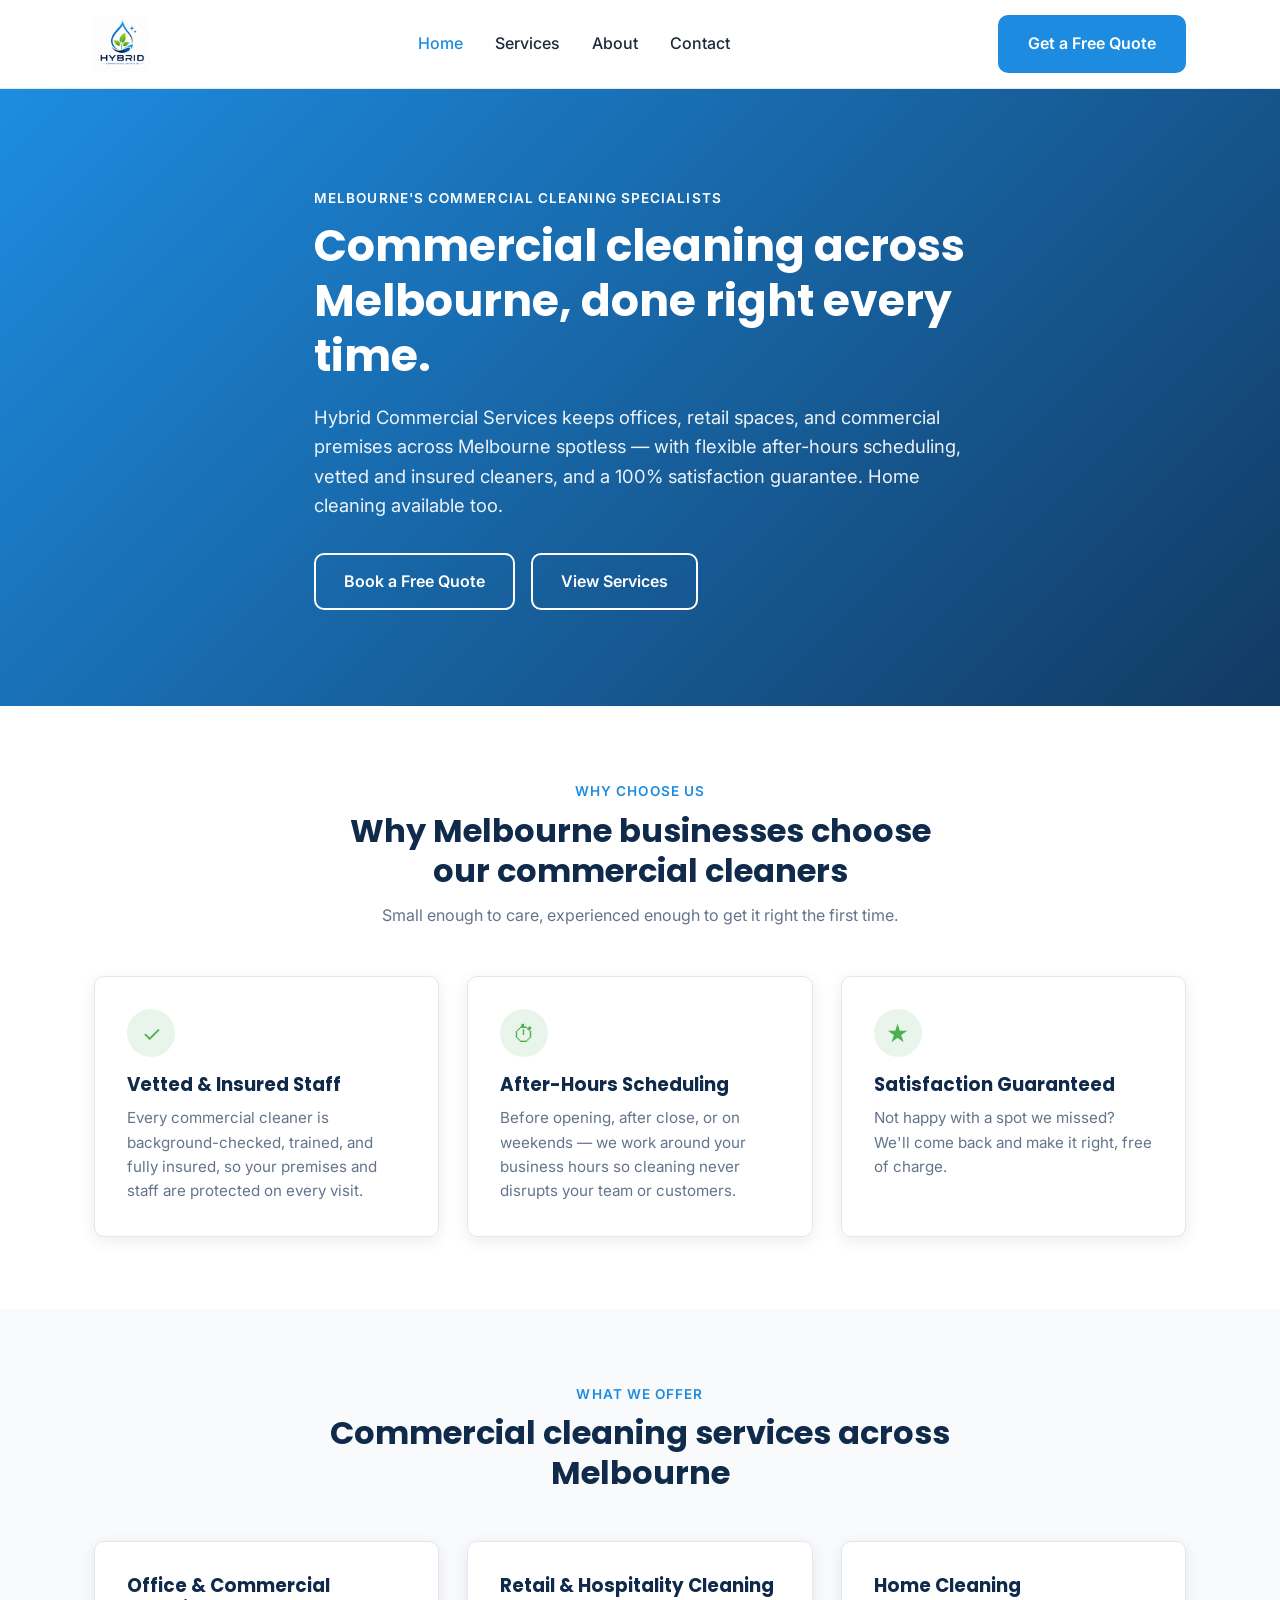
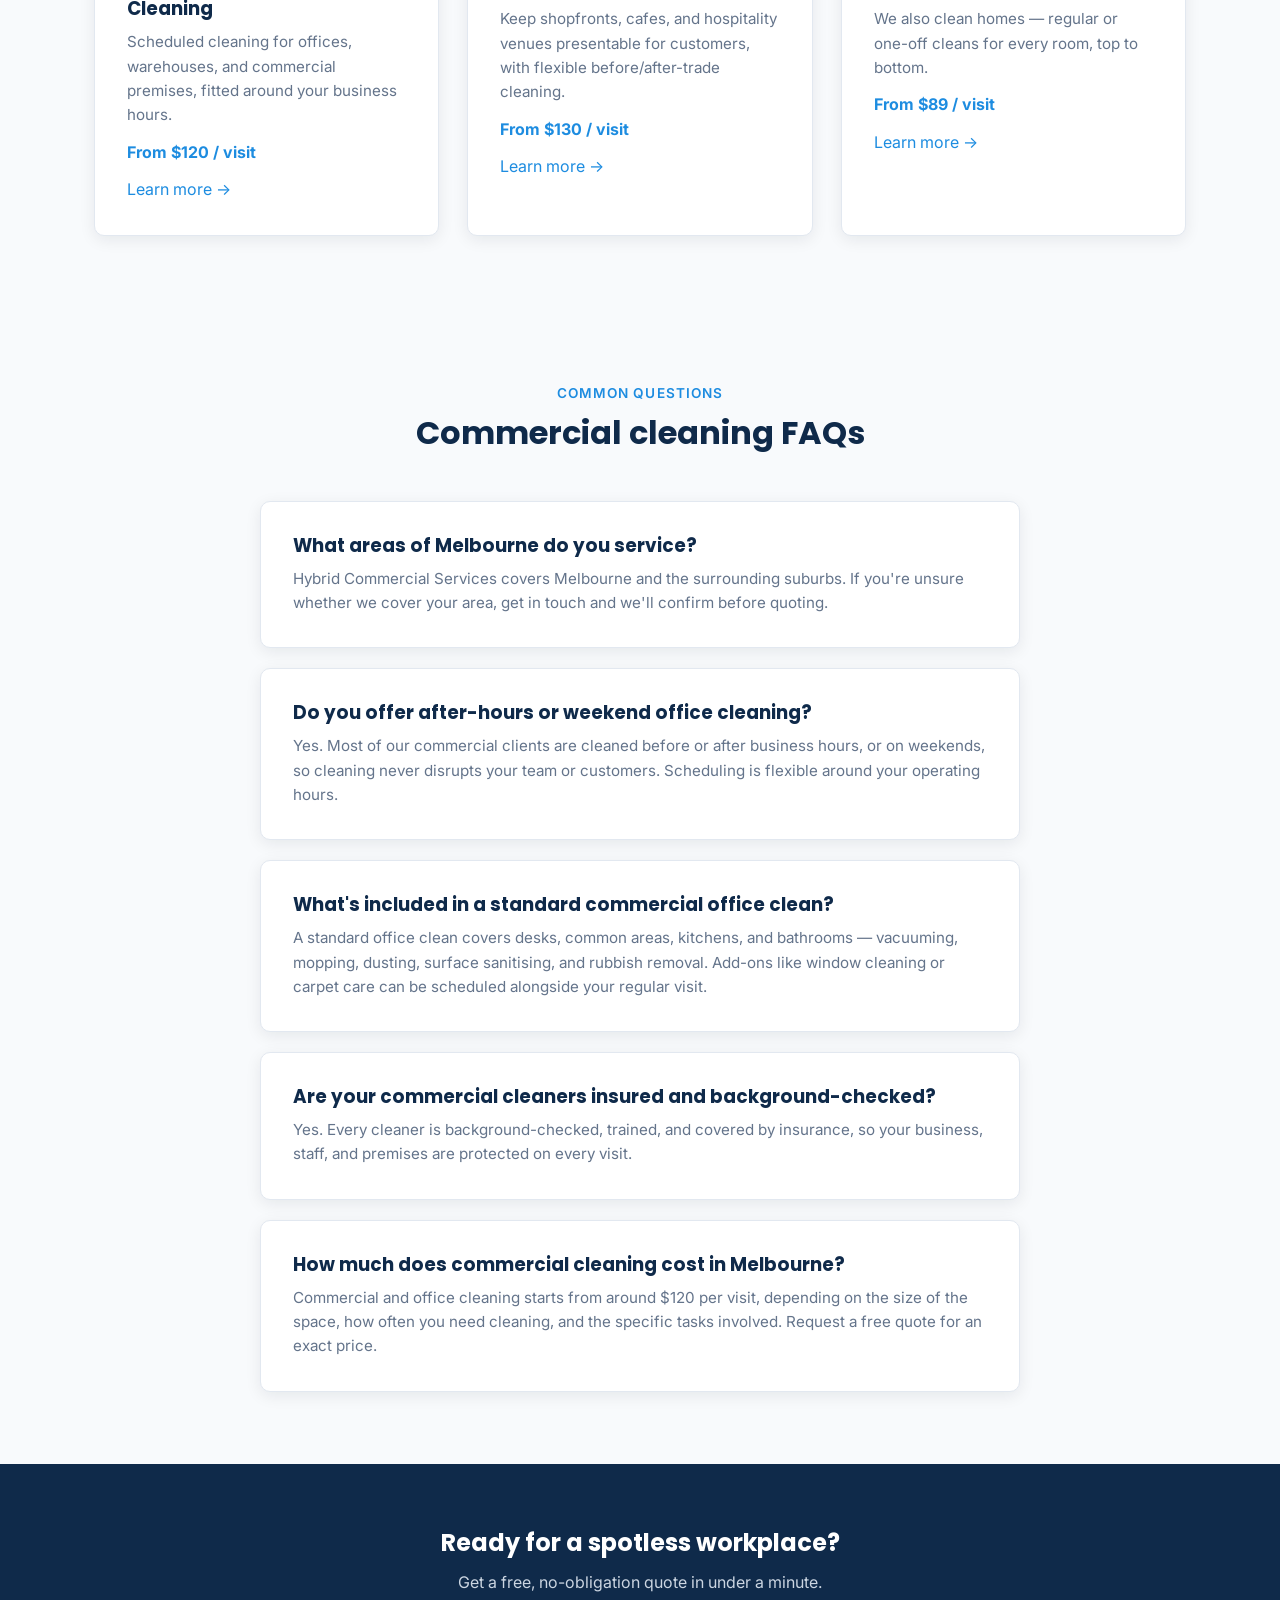
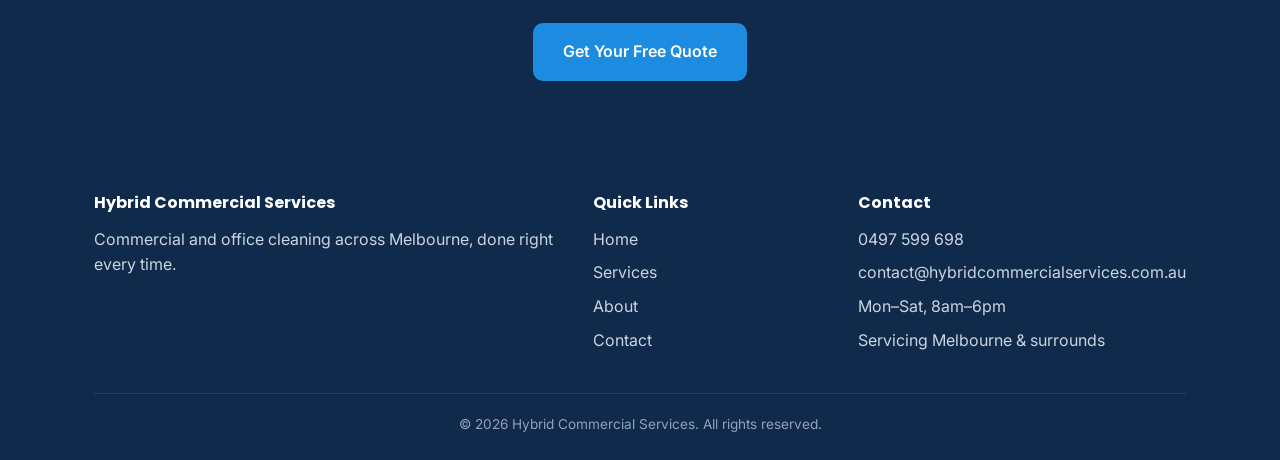
<file: index.html>
<!DOCTYPE html>
<html lang="en-AU">
<head>
  <meta charset="UTF-8">
  <meta name="viewport" content="width=device-width, initial-scale=1.0">
  <title>Commercial Cleaning Melbourne | Hybrid Commercial Services</title>
  <meta name="description" content="Hybrid Commercial Services provides reliable commercial and office cleaning across Melbourne, with after-hours scheduling, vetted insured staff, and a satisfaction guarantee. Get a free quote.">
  <link rel="canonical" href="https://www.hybridcommercialservices.com.au/">
  <meta name="robots" content="index, follow">
  <meta name="google-site-verification" content="xTohPRpaSrsT8VLvt8C4Q9O7U4UwvduvvUL7WL-zF5E" />

  <!-- Open Graph -->
  <meta property="og:type" content="website">
  <meta property="og:site_name" content="Hybrid Commercial Services">
  <meta property="og:title" content="Commercial Cleaning Melbourne | Hybrid Commercial Services">
  <meta property="og:description" content="Reliable commercial and office cleaning across Melbourne. After-hours scheduling, vetted insured staff, satisfaction guaranteed.">
  <meta property="og:url" content="https://www.hybridcommercialservices.com.au/">
  <meta property="og:image" content="https://www.hybridcommercialservices.com.au/logo.jpg">
  <meta property="og:locale" content="en_AU">

  <!-- Twitter Card -->
  <meta name="twitter:card" content="summary_large_image">
  <meta name="twitter:title" content="Commercial Cleaning Melbourne | Hybrid Commercial Services">
  <meta name="twitter:description" content="Reliable commercial and office cleaning across Melbourne. After-hours scheduling, vetted insured staff, satisfaction guaranteed.">
  <meta name="twitter:image" content="https://www.hybridcommercialservices.com.au/logo.jpg">

  <link rel="icon" type="image/png" sizes="144x144" href="favicon.png">
  <link rel="preconnect" href="https://fonts.googleapis.com">
  <link href="https://fonts.googleapis.com/css2?family=Inter:wght@400;500;600;700&family=Poppins:wght@600;700&display=swap" rel="stylesheet">
  <link rel="stylesheet" href="style.css">

  <!-- Structured data: LocalBusiness, WebSite, FAQPage -->
  <script type="application/ld+json">
  {
    "@context": "https://schema.org",
    "@graph": [
      {
        "@type": "LocalBusiness",
        "@id": "https://www.hybridcommercialservices.com.au/#business",
        "name": "Hybrid Commercial Services",
        "url": "https://www.hybridcommercialservices.com.au/",
        "image": "https://www.hybridcommercialservices.com.au/logo.jpg",
        "logo": "https://www.hybridcommercialservices.com.au/logo.jpg",
        "telephone": "+61497599698",
        "priceRange": "$$",
        "areaServed": {
          "@type": "City",
          "name": "Melbourne"
        },
        "address": {
          "@type": "PostalAddress",
          "addressLocality": "Melbourne",
          "addressRegion": "VIC",
          "addressCountry": "AU"
        },
        "openingHoursSpecification": {
          "@type": "OpeningHoursSpecification",
          "dayOfWeek": ["Monday", "Tuesday", "Wednesday", "Thursday", "Friday", "Saturday"],
          "opens": "08:00",
          "closes": "18:00"
        },
        "description": "Commercial and office cleaning company servicing Melbourne businesses, including recurring cleaning plans, deep cleans, and move-in/move-out cleaning."
      },
      {
        "@type": "WebSite",
        "@id": "https://www.hybridcommercialservices.com.au/#website",
        "url": "https://www.hybridcommercialservices.com.au/",
        "name": "Hybrid Commercial Services",
        "publisher": { "@id": "https://www.hybridcommercialservices.com.au/#business" }
      },
      {
        "@type": "FAQPage",
        "mainEntity": [
          {
            "@type": "Question",
            "name": "What areas of Melbourne do you service?",
            "acceptedAnswer": {
              "@type": "Answer",
              "text": "Hybrid Commercial Services covers Melbourne and the surrounding suburbs. If you're unsure whether we cover your area, get in touch and we'll confirm before quoting."
            }
          },
          {
            "@type": "Question",
            "name": "Do you offer after-hours or weekend office cleaning?",
            "acceptedAnswer": {
              "@type": "Answer",
              "text": "Yes. Most of our commercial clients are cleaned before or after business hours, or on weekends, so cleaning never disrupts your team or customers. Scheduling is flexible around your operating hours."
            }
          },
          {
            "@type": "Question",
            "name": "What's included in a standard commercial office clean?",
            "acceptedAnswer": {
              "@type": "Answer",
              "text": "A standard office clean covers desks, common areas, kitchens, and bathrooms — vacuuming, mopping, dusting, surface sanitising, and rubbish removal. Add-ons like window cleaning or carpet care can be scheduled alongside your regular visit."
            }
          },
          {
            "@type": "Question",
            "name": "Are your commercial cleaners insured and background-checked?",
            "acceptedAnswer": {
              "@type": "Answer",
              "text": "Yes. Every cleaner is background-checked, trained, and covered by insurance, so your business, staff, and premises are protected on every visit."
            }
          },
          {
            "@type": "Question",
            "name": "How much does commercial cleaning cost in Melbourne?",
            "acceptedAnswer": {
              "@type": "Answer",
              "text": "Commercial and office cleaning starts from around $120 per visit, depending on the size of the space, how often you need cleaning, and the specific tasks involved. Request a free quote for an exact price."
            }
          }
        ]
      }
    ]
  }
  </script>
</head>
<body>

  <!-- ============ HEADER ============ -->
  <header class="site-header">
    <div class="container nav-wrap">
      <a href="index.html" class="logo"><img src="logo.jpg" alt="Hybrid Commercial Services" class="logo-img"></a>
      <nav>
        <ul class="nav-links">
          <li><a href="index.html" class="active">Home</a></li>
          <li><a href="services.html">Services</a></li>
          <li><a href="about.html">About</a></li>
          <li><a href="contact.html">Contact</a></li>
        </ul>
      </nav>
      <div class="nav-cta">
        <a href="contact.html" class="btn btn-primary">Get a Free Quote</a>
      </div>
      <button class="hamburger" aria-label="Toggle menu">
        <span></span><span></span><span></span>
      </button>
    </div>
  </header>

  <!-- ============ HERO ============ -->
  <section class="hero">
    <div class="container hero-inner">
      <div class="eyebrow" style="color:#fff;">Melbourne's commercial cleaning specialists</div>
      <h1>Commercial cleaning across Melbourne, done right every time.</h1>
      <p>Hybrid Commercial Services keeps offices, retail spaces, and commercial premises across Melbourne spotless — with flexible after-hours scheduling, vetted and insured cleaners, and a 100% satisfaction guarantee. Home cleaning available too.</p>
      <div class="hero-actions">
        <a href="contact.html" class="btn btn-outline">Book a Free Quote</a>
        <a href="services.html" class="btn btn-outline">View Services</a>
      </div>
    </div>
  </section>

  <!-- ============ WHY CHOOSE US ============ -->
  <section>
    <div class="container">
      <div class="section-heading">
        <div class="eyebrow">Why choose us</div>
        <h2>Why Melbourne businesses choose our commercial cleaners</h2>
        <p>Small enough to care, experienced enough to get it right the first time.</p>
      </div>
      <div class="grid-3">
        <div class="card">
          <div class="icon">✓</div>
          <h3>Vetted & Insured Staff</h3>
          <p>Every commercial cleaner is background-checked, trained, and fully insured, so your premises and staff are protected on every visit.</p>
        </div>
        <div class="card">
          <div class="icon">⏱</div>
          <h3>After-Hours Scheduling</h3>
          <p>Before opening, after close, or on weekends — we work around your business hours so cleaning never disrupts your team or customers.</p>
        </div>
        <div class="card">
          <div class="icon">★</div>
          <h3>Satisfaction Guaranteed</h3>
          <p>Not happy with a spot we missed? We'll come back and make it right, free of charge.</p>
        </div>
      </div>
    </div>
  </section>

  <!-- ============ SERVICES PREVIEW ============ -->
  <section class="section-alt">
    <div class="container">
      <div class="section-heading">
        <div class="eyebrow">What we offer</div>
        <h2>Commercial cleaning services across Melbourne</h2>
      </div>
      <div class="grid-3">
        <div class="card">
          <h3>Office & Commercial Cleaning</h3>
          <p>Scheduled cleaning for offices, warehouses, and commercial premises, fitted around your business hours.</p>
          <div class="price">From $120 / visit</div>
          <a href="services.html">Learn more →</a>
        </div>
        <div class="card">
          <h3>Retail & Hospitality Cleaning</h3>
          <p>Keep shopfronts, cafes, and hospitality venues presentable for customers, with flexible before/after-trade cleaning.</p>
          <div class="price">From $130 / visit</div>
          <a href="services.html">Learn more →</a>
        </div>
        <div class="card">
          <h3>Home Cleaning</h3>
          <p>We also clean homes — regular or one-off cleans for every room, top to bottom.</p>
          <div class="price">From $89 / visit</div>
          <a href="services.html">Learn more →</a>
        </div>
      </div>
    </div>
  </section>

  <!-- ============ FAQ ============ -->
  <section class="section-alt">
    <div class="container">
      <div class="section-heading">
        <div class="eyebrow">Common questions</div>
        <h2>Commercial cleaning FAQs</h2>
      </div>
      <div style="max-width:760px; margin:0 auto;">
        <div class="card" style="margin-bottom:20px;">
          <h3>What areas of Melbourne do you service?</h3>
          <p>Hybrid Commercial Services covers Melbourne and the surrounding suburbs. If you're unsure whether we cover your area, get in touch and we'll confirm before quoting.</p>
        </div>
        <div class="card" style="margin-bottom:20px;">
          <h3>Do you offer after-hours or weekend office cleaning?</h3>
          <p>Yes. Most of our commercial clients are cleaned before or after business hours, or on weekends, so cleaning never disrupts your team or customers. Scheduling is flexible around your operating hours.</p>
        </div>
        <div class="card" style="margin-bottom:20px;">
          <h3>What's included in a standard commercial office clean?</h3>
          <p>A standard office clean covers desks, common areas, kitchens, and bathrooms — vacuuming, mopping, dusting, surface sanitising, and rubbish removal. Add-ons like window cleaning or carpet care can be scheduled alongside your regular visit.</p>
        </div>
        <div class="card" style="margin-bottom:20px;">
          <h3>Are your commercial cleaners insured and background-checked?</h3>
          <p>Yes. Every cleaner is background-checked, trained, and covered by insurance, so your business, staff, and premises are protected on every visit.</p>
        </div>
        <div class="card">
          <h3>How much does commercial cleaning cost in Melbourne?</h3>
          <p>Commercial and office cleaning starts from around $120 per visit, depending on the size of the space, how often you need cleaning, and the specific tasks involved. Request a free quote for an exact price.</p>
        </div>
      </div>
    </div>
  </section>

  <!-- ============ CTA BAND ============ -->
  <section class="cta-band">
    <div class="container">
      <h2>Ready for a spotless workplace?</h2>
      <p>Get a free, no-obligation quote in under a minute.</p>
      <a href="contact.html" class="btn btn-primary">Get Your Free Quote</a>
    </div>
  </section>

  <!-- ============ FOOTER ============ -->
  <footer>
    <div class="container">
      <div class="footer-grid">
        <div>
          <h4>Hybrid Commercial Services</h4>
          <p>Commercial and office cleaning across Melbourne, done right every time.</p>
        </div>
        <div>
          <h4>Quick Links</h4>
          <ul>
            <li><a href="index.html">Home</a></li>
            <li><a href="services.html">Services</a></li>
            <li><a href="about.html">About</a></li>
            <li><a href="contact.html">Contact</a></li>
          </ul>
        </div>
        <div>
          <h4>Contact</h4>
          <ul>
            <li>0497 599 698</li>
            <li>contact@hybridcommercialservices.com.au</li>
            <li>Mon–Sat, 8am–6pm</li>
            <li>Servicing Melbourne & surrounds</li>
          </ul>
        </div>
      </div>
      <div class="footer-bottom">
        &copy; 2026 Hybrid Commercial Services. All rights reserved.
      </div>
    </div>
  </footer>

  <script src="script.js"></script>
</body>
</html>
</file>
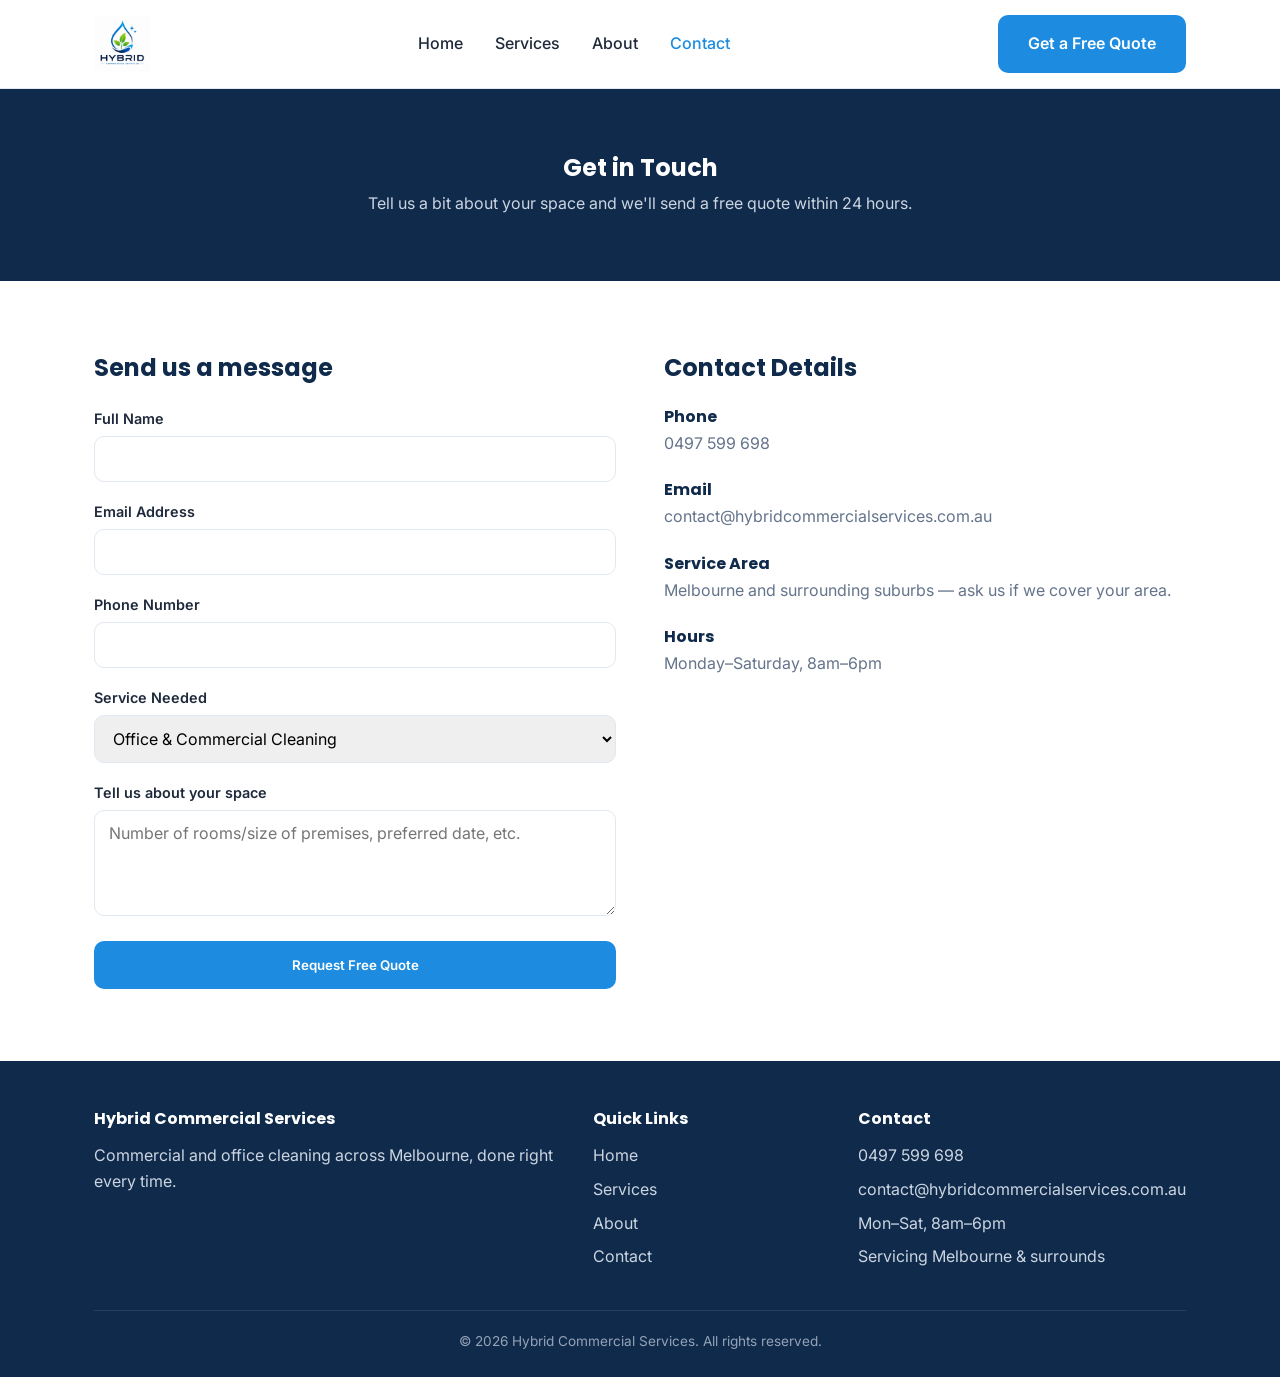
<file: contact.html>
<!DOCTYPE html>
<html lang="en-AU">
<head>
  <meta charset="UTF-8">
  <meta name="viewport" content="width=device-width, initial-scale=1.0">
  <title>Contact Us | Hybrid Commercial Services Melbourne</title>
  <meta name="description" content="Get a free commercial cleaning quote in Melbourne. Call, email, or send a message and Hybrid Commercial Services will get back to you fast.">
  <link rel="canonical" href="https://www.hybridcommercialservices.com.au/contact.html">
  <meta name="robots" content="index, follow">

  <meta property="og:type" content="website">
  <meta property="og:site_name" content="Hybrid Commercial Services">
  <meta property="og:title" content="Contact Us | Hybrid Commercial Services Melbourne">
  <meta property="og:description" content="Get a free commercial cleaning quote in Melbourne. Call, email, or send a message.">
  <meta property="og:url" content="https://www.hybridcommercialservices.com.au/contact.html">
  <meta property="og:image" content="https://www.hybridcommercialservices.com.au/logo.jpg">
  <meta property="og:locale" content="en_AU">

  <meta name="twitter:card" content="summary_large_image">
  <meta name="twitter:title" content="Contact Us | Hybrid Commercial Services Melbourne">
  <meta name="twitter:description" content="Get a free commercial cleaning quote in Melbourne. Call, email, or send a message.">
  <meta name="twitter:image" content="https://www.hybridcommercialservices.com.au/logo.jpg">

  <link rel="icon" type="image/png" sizes="144x144" href="favicon.png">
  <link rel="preconnect" href="https://fonts.googleapis.com">
  <link href="https://fonts.googleapis.com/css2?family=Inter:wght@400;500;600;700&family=Poppins:wght@600;700&display=swap" rel="stylesheet">
  <link rel="stylesheet" href="style.css">

  <script type="application/ld+json">
  {
    "@context": "https://schema.org",
    "@graph": [
      {
        "@type": "LocalBusiness",
        "@id": "https://www.hybridcommercialservices.com.au/#business",
        "name": "Hybrid Commercial Services",
        "url": "https://www.hybridcommercialservices.com.au/",
        "image": "https://www.hybridcommercialservices.com.au/logo.jpg",
        "telephone": "+61497599698",
        "email": "contact@hybridcommercialservices.com.au",
        "priceRange": "$$",
        "areaServed": { "@type": "City", "name": "Melbourne" },
        "address": {
          "@type": "PostalAddress",
          "addressLocality": "Melbourne",
          "addressRegion": "VIC",
          "addressCountry": "AU"
        },
        "openingHoursSpecification": {
          "@type": "OpeningHoursSpecification",
          "dayOfWeek": ["Monday", "Tuesday", "Wednesday", "Thursday", "Friday", "Saturday"],
          "opens": "08:00",
          "closes": "18:00"
        }
      },
      {
        "@type": "BreadcrumbList",
        "itemListElement": [
          { "@type": "ListItem", "position": 1, "name": "Home", "item": "https://www.hybridcommercialservices.com.au/" },
          { "@type": "ListItem", "position": 2, "name": "Contact", "item": "https://www.hybridcommercialservices.com.au/contact.html" }
        ]
      }
    ]
  }
  </script>
</head>
<body>

  <header class="site-header">
    <div class="container nav-wrap">
      <a href="index.html" class="logo"><img src="logo.jpg" alt="Hybrid Commercial Services" class="logo-img"></a>
      <nav>
        <ul class="nav-links">
          <li><a href="index.html">Home</a></li>
          <li><a href="services.html">Services</a></li>
          <li><a href="about.html">About</a></li>
          <li><a href="contact.html" class="active">Contact</a></li>
        </ul>
      </nav>
      <div class="nav-cta">
        <a href="contact.html" class="btn btn-primary">Get a Free Quote</a>
      </div>
      <button class="hamburger" aria-label="Toggle menu">
        <span></span><span></span><span></span>
      </button>
    </div>
  </header>

  <section class="page-hero">
    <div class="container">
      <h1>Get in Touch</h1>
      <p>Tell us a bit about your space and we'll send a free quote within 24 hours.</p>
    </div>
  </section>

  <section>
    <div class="container contact-grid">

      <div>
        <h2 style="margin-bottom:24px;">Send us a message</h2>

        <!--
          FORM NOTE: GitHub Pages only hosts static files, so this form
          can't send emails on its own. Sign up free at https://formspree.io,
          create a form, and replace YOUR_FORM_ID below with the ID they give you.
          Formspree will then forward every submission straight to your inbox.
        -->
        <form action="https://formspree.io/f/YOUR_FORM_ID" method="POST">
          <div class="form-row">
            <label for="name">Full Name</label>
            <input type="text" id="name" name="name" required>
          </div>
          <div class="form-row">
            <label for="email">Email Address</label>
            <input type="email" id="email" name="email" required>
          </div>
          <div class="form-row">
            <label for="phone">Phone Number</label>
            <input type="tel" id="phone" name="phone">
          </div>
          <div class="form-row">
            <label for="service">Service Needed</label>
            <select id="service" name="service">
              <option>Office & Commercial Cleaning</option>
              <option>Retail & Hospitality Cleaning</option>
              <option>Recurring Commercial Plan</option>
              <option>Deep Cleaning</option>
              <option>Move-In / Move-Out Cleaning</option>
              <option>Home Cleaning</option>
              <option>Not sure yet</option>
            </select>
          </div>
          <div class="form-row">
            <label for="message">Tell us about your space</label>
            <textarea id="message" name="message" rows="4" placeholder="Number of rooms/size of premises, preferred date, etc."></textarea>
          </div>
          <button type="submit" class="btn btn-primary" style="width:100%;">Request Free Quote</button>
        </form>
      </div>

      <div>
        <h2 style="margin-bottom:24px;">Contact Details</h2>

        <div class="contact-info-item">
          <h4>Phone</h4>
          <p>0497 599 698</p>
        </div>
        <div class="contact-info-item">
          <h4>Email</h4>
          <p>contact@hybridcommercialservices.com.au</p>
        </div>
        <div class="contact-info-item">
          <h4>Service Area</h4>
          <p>Melbourne and surrounding suburbs — ask us if we cover your area.</p>
        </div>
        <div class="contact-info-item">
          <h4>Hours</h4>
          <p>Monday–Saturday, 8am–6pm</p>
        </div>
      </div>

    </div>
  </section>

  <footer>
    <div class="container">
      <div class="footer-grid">
        <div>
          <h4>Hybrid Commercial Services</h4>
          <p>Commercial and office cleaning across Melbourne, done right every time.</p>
        </div>
        <div>
          <h4>Quick Links</h4>
          <ul>
            <li><a href="index.html">Home</a></li>
            <li><a href="services.html">Services</a></li>
            <li><a href="about.html">About</a></li>
            <li><a href="contact.html">Contact</a></li>
          </ul>
        </div>
        <div>
          <h4>Contact</h4>
          <ul>
            <li>0497 599 698</li>
            <li>contact@hybridcommercialservices.com.au</li>
            <li>Mon–Sat, 8am–6pm</li>
            <li>Servicing Melbourne & surrounds</li>
          </ul>
        </div>
      </div>
      <div class="footer-bottom">
        &copy; 2026 Hybrid Commercial Services. All rights reserved.
      </div>
    </div>
  </footer>

  <script src="script.js"></script>
</body>
</html>
</file>
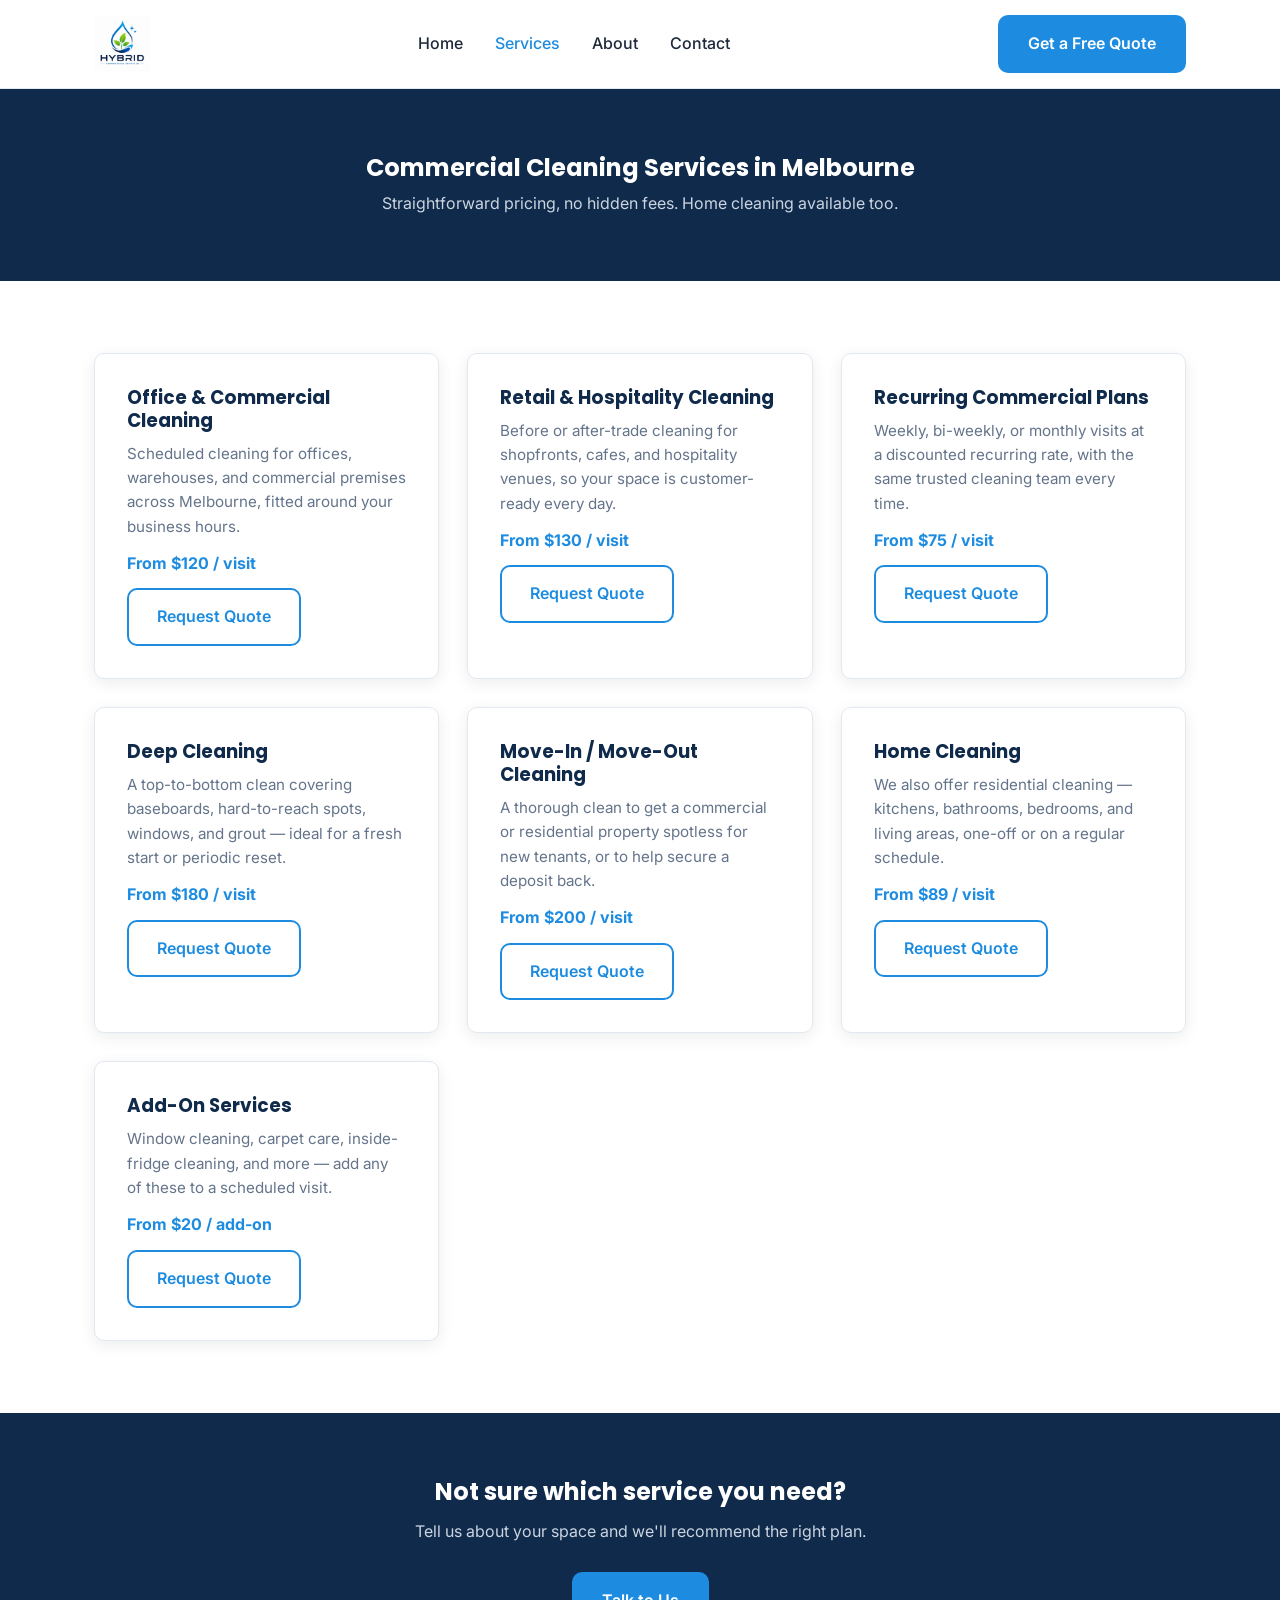
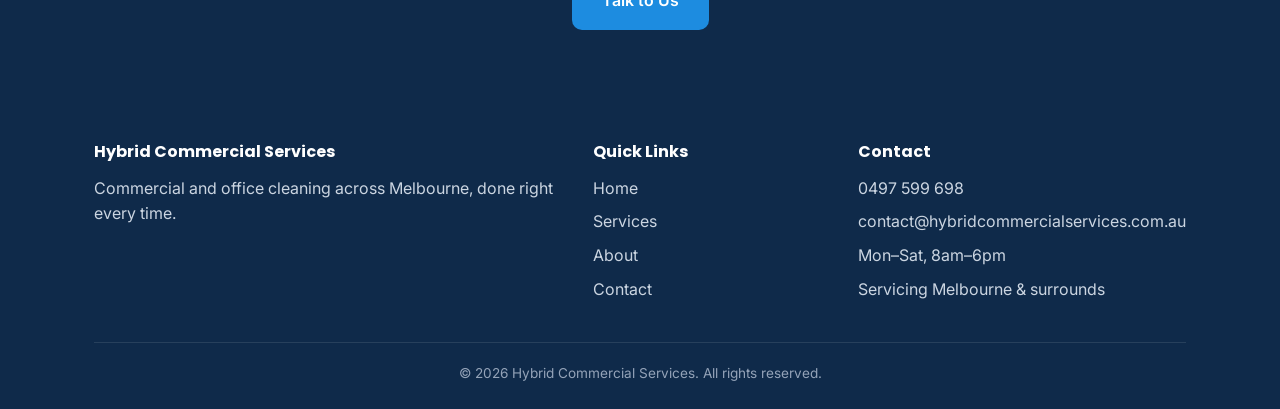
<file: services.html>
<!DOCTYPE html>
<html lang="en-AU">
<head>
  <meta charset="UTF-8">
  <meta name="viewport" content="width=device-width, initial-scale=1.0">
  <title>Commercial & Office Cleaning Services Melbourne | Hybrid Commercial Services</title>
  <meta name="description" content="Office cleaning, retail & hospitality cleaning, recurring commercial plans, deep cleans and more across Melbourne. Transparent pricing, no hidden fees. Get a free quote.">
  <link rel="canonical" href="https://www.hybridcommercialservices.com.au/services.html">
  <meta name="robots" content="index, follow">

  <meta property="og:type" content="website">
  <meta property="og:site_name" content="Hybrid Commercial Services">
  <meta property="og:title" content="Commercial & Office Cleaning Services Melbourne | Hybrid Commercial Services">
  <meta property="og:description" content="Office cleaning, retail & hospitality cleaning, recurring commercial plans, deep cleans and more across Melbourne.">
  <meta property="og:url" content="https://www.hybridcommercialservices.com.au/services.html">
  <meta property="og:image" content="https://www.hybridcommercialservices.com.au/logo.jpg">
  <meta property="og:locale" content="en_AU">

  <meta name="twitter:card" content="summary_large_image">
  <meta name="twitter:title" content="Commercial & Office Cleaning Services Melbourne | Hybrid Commercial Services">
  <meta name="twitter:description" content="Office cleaning, retail & hospitality cleaning, recurring commercial plans, deep cleans and more across Melbourne.">
  <meta name="twitter:image" content="https://www.hybridcommercialservices.com.au/logo.jpg">

  <link rel="icon" type="image/png" sizes="144x144" href="favicon.png">
  <link rel="preconnect" href="https://fonts.googleapis.com">
  <link href="https://fonts.googleapis.com/css2?family=Inter:wght@400;500;600;700&family=Poppins:wght@600;700&display=swap" rel="stylesheet">
  <link rel="stylesheet" href="style.css">

  <script type="application/ld+json">
  {
    "@context": "https://schema.org",
    "@graph": [
      {
        "@type": "LocalBusiness",
        "@id": "https://www.hybridcommercialservices.com.au/#business",
        "name": "Hybrid Commercial Services",
        "url": "https://www.hybridcommercialservices.com.au/",
        "image": "https://www.hybridcommercialservices.com.au/logo.jpg",
        "telephone": "+61497599698",
        "priceRange": "$$",
        "areaServed": { "@type": "City", "name": "Melbourne" },
        "address": {
          "@type": "PostalAddress",
          "addressLocality": "Melbourne",
          "addressRegion": "VIC",
          "addressCountry": "AU"
        }
      },
      {
        "@type": "BreadcrumbList",
        "itemListElement": [
          { "@type": "ListItem", "position": 1, "name": "Home", "item": "https://www.hybridcommercialservices.com.au/" },
          { "@type": "ListItem", "position": 2, "name": "Services", "item": "https://www.hybridcommercialservices.com.au/services.html" }
        ]
      }
    ]
  }
  </script>
</head>
<body>

  <header class="site-header">
    <div class="container nav-wrap">
      <a href="index.html" class="logo"><img src="logo.jpg" alt="Hybrid Commercial Services" class="logo-img"></a>
      <nav>
        <ul class="nav-links">
          <li><a href="index.html">Home</a></li>
          <li><a href="services.html" class="active">Services</a></li>
          <li><a href="about.html">About</a></li>
          <li><a href="contact.html">Contact</a></li>
        </ul>
      </nav>
      <div class="nav-cta">
        <a href="contact.html" class="btn btn-primary">Get a Free Quote</a>
      </div>
      <button class="hamburger" aria-label="Toggle menu">
        <span></span><span></span><span></span>
      </button>
    </div>
  </header>

  <section class="page-hero">
    <div class="container">
      <h1>Commercial Cleaning Services in Melbourne</h1>
      <p>Straightforward pricing, no hidden fees. Home cleaning available too.</p>
    </div>
  </section>

  <section>
    <div class="container">
      <div class="grid-3">

        <div class="card">
          <h3>Office & Commercial Cleaning</h3>
          <p>Scheduled cleaning for offices, warehouses, and commercial premises across Melbourne, fitted around your business hours.</p>
          <div class="price">From $120 / visit</div>
          <a href="contact.html" class="btn btn-outline-dark">Request Quote</a>
        </div>

        <div class="card">
          <h3>Retail & Hospitality Cleaning</h3>
          <p>Before or after-trade cleaning for shopfronts, cafes, and hospitality venues, so your space is customer-ready every day.</p>
          <div class="price">From $130 / visit</div>
          <a href="contact.html" class="btn btn-outline-dark">Request Quote</a>
        </div>

        <div class="card">
          <h3>Recurring Commercial Plans</h3>
          <p>Weekly, bi-weekly, or monthly visits at a discounted recurring rate, with the same trusted cleaning team every time.</p>
          <div class="price">From $75 / visit</div>
          <a href="contact.html" class="btn btn-outline-dark">Request Quote</a>
        </div>

        <div class="card">
          <h3>Deep Cleaning</h3>
          <p>A top-to-bottom clean covering baseboards, hard-to-reach spots, windows, and grout — ideal for a fresh start or periodic reset.</p>
          <div class="price">From $180 / visit</div>
          <a href="contact.html" class="btn btn-outline-dark">Request Quote</a>
        </div>

        <div class="card">
          <h3>Move-In / Move-Out Cleaning</h3>
          <p>A thorough clean to get a commercial or residential property spotless for new tenants, or to help secure a deposit back.</p>
          <div class="price">From $200 / visit</div>
          <a href="contact.html" class="btn btn-outline-dark">Request Quote</a>
        </div>

        <div class="card">
          <h3>Home Cleaning</h3>
          <p>We also offer residential cleaning — kitchens, bathrooms, bedrooms, and living areas, one-off or on a regular schedule.</p>
          <div class="price">From $89 / visit</div>
          <a href="contact.html" class="btn btn-outline-dark">Request Quote</a>
        </div>

        <div class="card">
          <h3>Add-On Services</h3>
          <p>Window cleaning, carpet care, inside-fridge cleaning, and more — add any of these to a scheduled visit.</p>
          <div class="price">From $20 / add-on</div>
          <a href="contact.html" class="btn btn-outline-dark">Request Quote</a>
        </div>

      </div>
    </div>
  </section>

  <section class="cta-band">
    <div class="container">
      <h2>Not sure which service you need?</h2>
      <p>Tell us about your space and we'll recommend the right plan.</p>
      <a href="contact.html" class="btn btn-primary">Talk to Us</a>
    </div>
  </section>

  <footer>
    <div class="container">
      <div class="footer-grid">
        <div>
          <h4>Hybrid Commercial Services</h4>
          <p>Commercial and office cleaning across Melbourne, done right every time.</p>
        </div>
        <div>
          <h4>Quick Links</h4>
          <ul>
            <li><a href="index.html">Home</a></li>
            <li><a href="services.html">Services</a></li>
            <li><a href="about.html">About</a></li>
            <li><a href="contact.html">Contact</a></li>
          </ul>
        </div>
        <div>
          <h4>Contact</h4>
          <ul>
            <li>0497 599 698</li>
            <li>contact@hybridcommercialservices.com.au</li>
            <li>Mon–Sat, 8am–6pm</li>
            <li>Servicing Melbourne & surrounds</li>
          </ul>
        </div>
      </div>
      <div class="footer-bottom">
        &copy; 2026 Hybrid Commercial Services. All rights reserved.
      </div>
    </div>
  </footer>

  <script src="script.js"></script>
</body>
</html>
</file>
<file: style.css>
/* ============================================
   THEME VARIABLES — change these to re-brand
   the whole site in one place.
   ============================================ */
:root {
  --color-primary: #1d8ce0;       /* main brand color — matches the blue in the logo droplet */
  --color-primary-dark: #123a63;  /* hover state — matches the deep navy in the logo */
  --color-secondary: #0f2a4a;     /* dark text / footer background — logo wordmark navy */
  --color-accent-green: #4caf50;  /* logo leaf green — used sparingly for eco accents */
  --color-bg: #ffffff;
  --color-bg-alt: #f8fafc;        /* light section background for contrast */
  --color-text: #1e293b;
  --color-text-light: #64748b;
  --color-border: #e2e8f0;
  --font-heading: 'Poppins', sans-serif;
  --font-body: 'Inter', sans-serif;
  --radius: 10px;
  --shadow: 0 4px 16px rgba(15, 23, 42, 0.08);
  --max-width: 1140px;
}

/* ============================================
   RESET & BASE
   ============================================ */
* { margin: 0; padding: 0; box-sizing: border-box; }

html { scroll-behavior: smooth; }

body {
  font-family: var(--font-body);
  color: var(--color-text);
  background: var(--color-bg);
  line-height: 1.6;
}

h1, h2, h3, h4 {
  font-family: var(--font-heading);
  line-height: 1.25;
  color: var(--color-secondary);
}

a { color: var(--color-primary); text-decoration: none; }
a:hover { color: var(--color-primary-dark); }

img { max-width: 100%; display: block; }

.container {
  width: 100%;
  max-width: var(--max-width);
  margin: 0 auto;
  padding: 0 24px;
}

section { padding: 72px 0; }
.section-alt { background: var(--color-bg-alt); }

.section-heading { text-align: center; max-width: 640px; margin: 0 auto 48px; }
.section-heading h2 { font-size: 2rem; margin-bottom: 12px; }
.section-heading p { color: var(--color-text-light); }

.eyebrow {
  display: inline-block;
  color: var(--color-primary);
  font-weight: 600;
  font-size: 0.85rem;
  letter-spacing: 0.08em;
  text-transform: uppercase;
  margin-bottom: 8px;
}

/* ============================================
   BUTTONS
   ============================================ */
.btn {
  display: inline-block;
  padding: 14px 28px;
  border-radius: var(--radius);
  font-weight: 600;
  font-family: var(--font-body);
  cursor: pointer;
  border: 2px solid transparent;
  transition: all 0.2s ease;
}

.btn-primary {
  background: var(--color-primary);
  color: #fff;
}
.btn-primary:hover { background: var(--color-primary-dark); color: #fff; }

.btn-outline {
  background: transparent;
  border-color: #fff;
  color: #fff;
}
.btn-outline:hover { background: #fff; color: var(--color-primary); }

.btn-outline-dark {
  background: transparent;
  border-color: var(--color-primary);
  color: var(--color-primary);
}
.btn-outline-dark:hover { background: var(--color-primary); color: #fff; }

/* ============================================
   HEADER / NAV
   ============================================ */
.site-header {
  position: sticky;
  top: 0;
  z-index: 100;
  background: #fff;
  border-bottom: 1px solid var(--color-border);
}

.nav-wrap {
  display: flex;
  align-items: center;
  justify-content: space-between;
  height: 88px;
}

.logo {
  font-family: var(--font-heading);
  font-weight: 700;
  font-size: 1.3rem;
  color: var(--color-secondary);
  display: flex;
  align-items: center;
}
.logo span { color: var(--color-primary); }
.logo-img {
  height: 56px;
  width: auto;
  display: block;
}

.nav-links {
  display: flex;
  gap: 32px;
  list-style: none;
}

.nav-links a {
  color: var(--color-text);
  font-weight: 500;
}
.nav-links a.active { color: var(--color-primary); }

.nav-cta { display: flex; align-items: center; gap: 20px; }

.hamburger {
  display: none;
  flex-direction: column;
  gap: 5px;
  background: none;
  border: none;
  cursor: pointer;
  padding: 4px;
}
.hamburger span {
  width: 26px;
  height: 2px;
  background: var(--color-secondary);
  border-radius: 2px;
}

/* ============================================
   HERO
   ============================================ */
.hero {
  background: linear-gradient(135deg, var(--color-primary), var(--color-primary-dark));
  color: #fff;
  padding: 96px 0;
}
.hero-inner { max-width: 700px; }
.hero h1 { color: #fff; font-size: 2.75rem; margin-bottom: 20px; }
.hero p { font-size: 1.15rem; opacity: 0.92; margin-bottom: 32px; }
.hero-actions { display: flex; gap: 16px; flex-wrap: wrap; }

.page-hero {
  background: var(--color-secondary);
  color: #fff;
  padding: 64px 0;
  text-align: center;
}
.page-hero h1 { color: #fff; margin-bottom: 8px; }
.page-hero p { color: #cbd5e1; }

/* ============================================
   GRIDS / CARDS
   ============================================ */
.grid-3 {
  display: grid;
  grid-template-columns: repeat(3, 1fr);
  gap: 28px;
}

.card {
  background: #fff;
  border: 1px solid var(--color-border);
  border-radius: var(--radius);
  padding: 32px;
  box-shadow: var(--shadow);
}
.card .icon {
  width: 48px;
  height: 48px;
  border-radius: 50%;
  background: rgba(76, 175, 80, 0.12);
  color: var(--color-accent-green);
  display: flex;
  align-items: center;
  justify-content: center;
  font-size: 1.4rem;
  margin-bottom: 16px;
}
.card h3 { font-size: 1.15rem; margin-bottom: 10px; }
.card p { color: var(--color-text-light); font-size: 0.95rem; }
.card .price { font-weight: 700; color: var(--color-primary); margin: 12px 0; }

/* ============================================
   TESTIMONIAL
   ============================================ */
.testimonial {
  max-width: 700px;
  margin: 0 auto;
  text-align: center;
}
.testimonial p { font-size: 1.3rem; font-style: italic; color: var(--color-secondary); margin-bottom: 16px; }
.testimonial .author { color: var(--color-text-light); font-weight: 600; }

/* ============================================
   CTA BAND
   ============================================ */
.cta-band {
  background: var(--color-secondary);
  color: #fff;
  text-align: center;
  padding: 64px 0;
}
.cta-band h2 { color: #fff; margin-bottom: 12px; }
.cta-band p { color: #cbd5e1; margin-bottom: 28px; }

/* ============================================
   ABOUT / VALUES
   ============================================ */
.about-grid {
  display: grid;
  grid-template-columns: 1fr 1fr;
  gap: 48px;
  align-items: center;
}
.values-grid {
  display: grid;
  grid-template-columns: repeat(2, 1fr);
  gap: 24px;
  margin-top: 32px;
}

/* ============================================
   CONTACT
   ============================================ */
.contact-grid {
  display: grid;
  grid-template-columns: 1fr 1fr;
  gap: 48px;
}
.contact-info-item { margin-bottom: 24px; }
.contact-info-item h4 { margin-bottom: 4px; }
.contact-info-item p { color: var(--color-text-light); }

form .form-row { margin-bottom: 18px; }
form label { display: block; font-weight: 600; margin-bottom: 6px; font-size: 0.9rem; }
form input, form textarea, form select {
  width: 100%;
  padding: 12px 14px;
  border: 1px solid var(--color-border);
  border-radius: var(--radius);
  font-family: var(--font-body);
  font-size: 1rem;
}
form input:focus, form textarea:focus {
  outline: none;
  border-color: var(--color-primary);
}

/* ============================================
   FOOTER
   ============================================ */
footer {
  background: var(--color-secondary);
  color: #cbd5e1;
  padding: 48px 0 24px;
}
.footer-grid {
  display: grid;
  grid-template-columns: 2fr 1fr 1fr;
  gap: 32px;
  margin-bottom: 32px;
}
footer h4 { color: #fff; margin-bottom: 14px; font-size: 1rem; }
footer ul { list-style: none; }
footer li { margin-bottom: 8px; }
footer a { color: #cbd5e1; }
footer a:hover { color: #fff; }
.footer-bottom {
  border-top: 1px solid rgba(255,255,255,0.1);
  padding-top: 20px;
  text-align: center;
  font-size: 0.85rem;
  color: #94a3b8;
}

/* ============================================
   RESPONSIVE
   ============================================ */
@media (max-width: 860px) {
  .grid-3, .about-grid, .values-grid, .contact-grid, .footer-grid {
    grid-template-columns: 1fr;
  }
  .hero h1 { font-size: 2.1rem; }
}

@media (max-width: 720px) {
  .nav-links, .nav-cta .btn {
    display: none;
  }
  .hamburger { display: flex; }

  .nav-wrap.menu-open .nav-links {
    display: flex;
    flex-direction: column;
    position: absolute;
    top: 88px;
    left: 0;
    right: 0;
    background: #fff;
    padding: 20px 24px;
    gap: 18px;
    border-bottom: 1px solid var(--color-border);
  }
}
</file>
